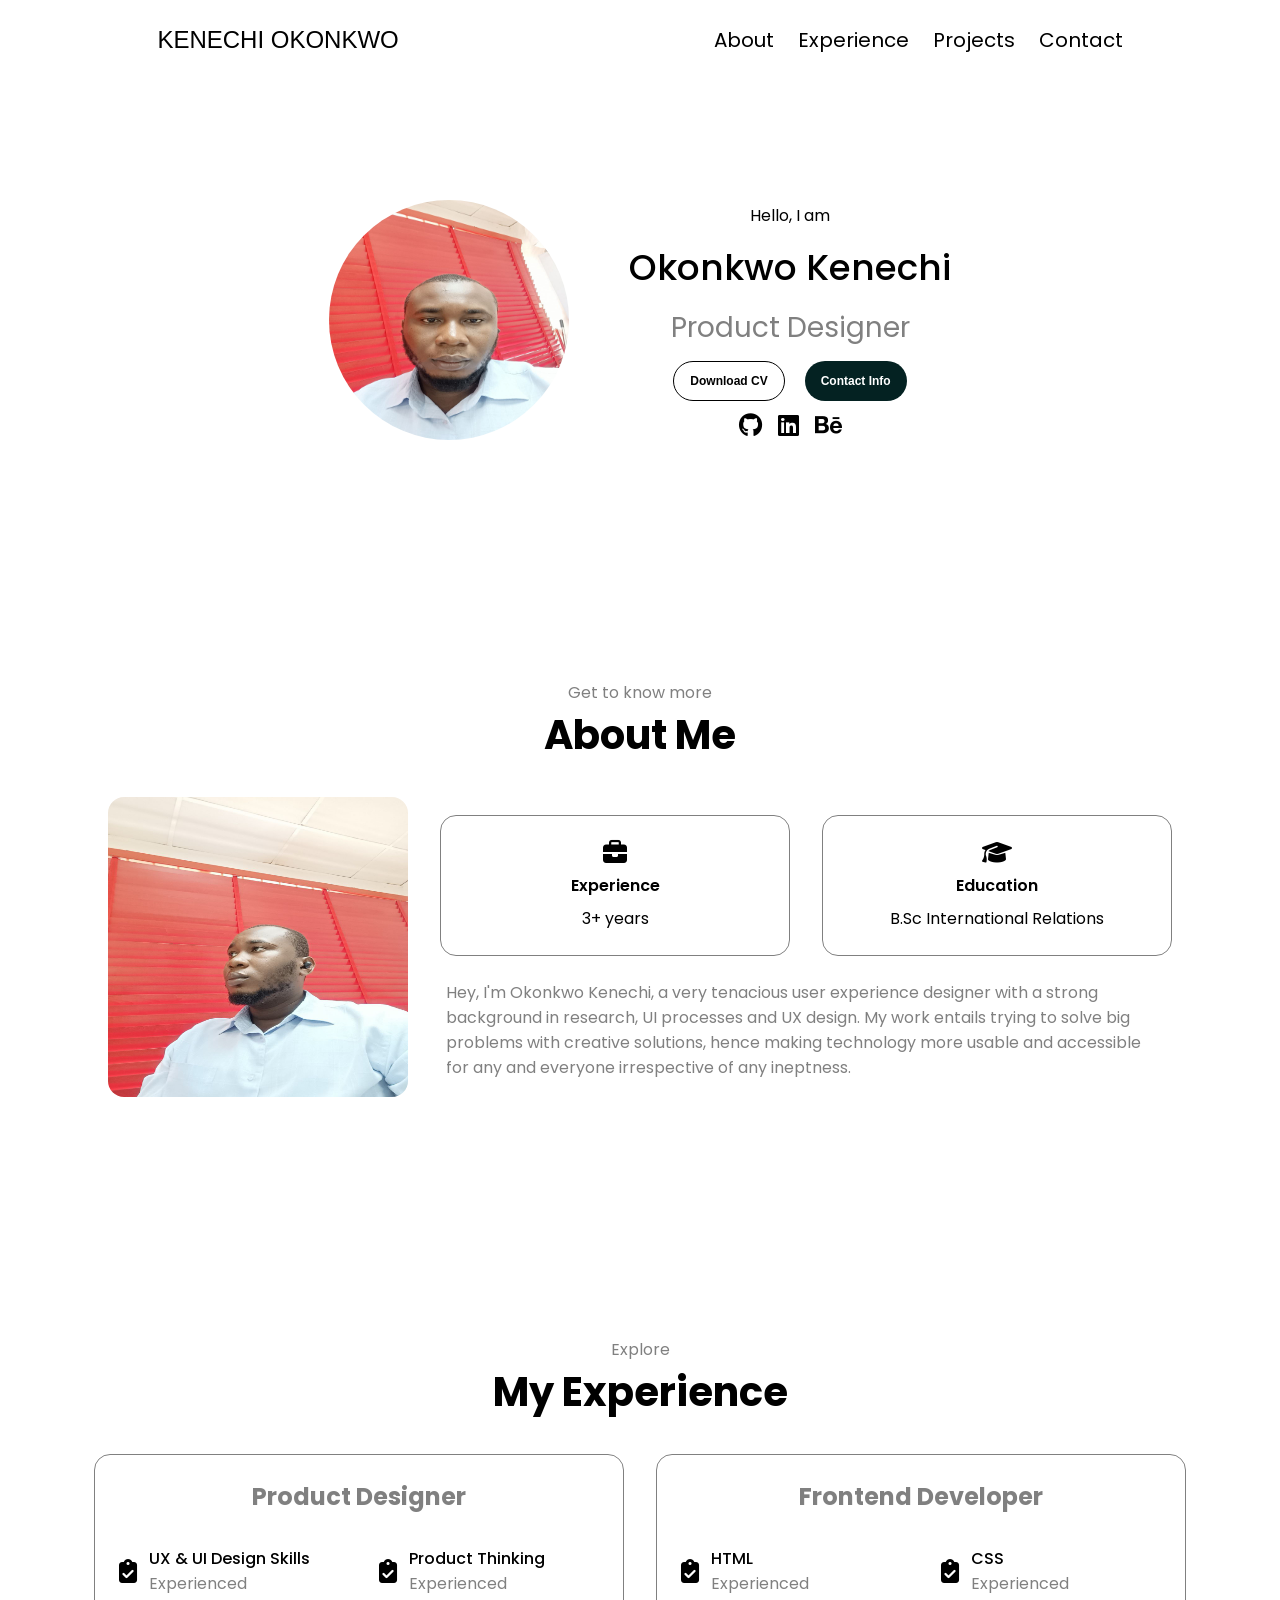
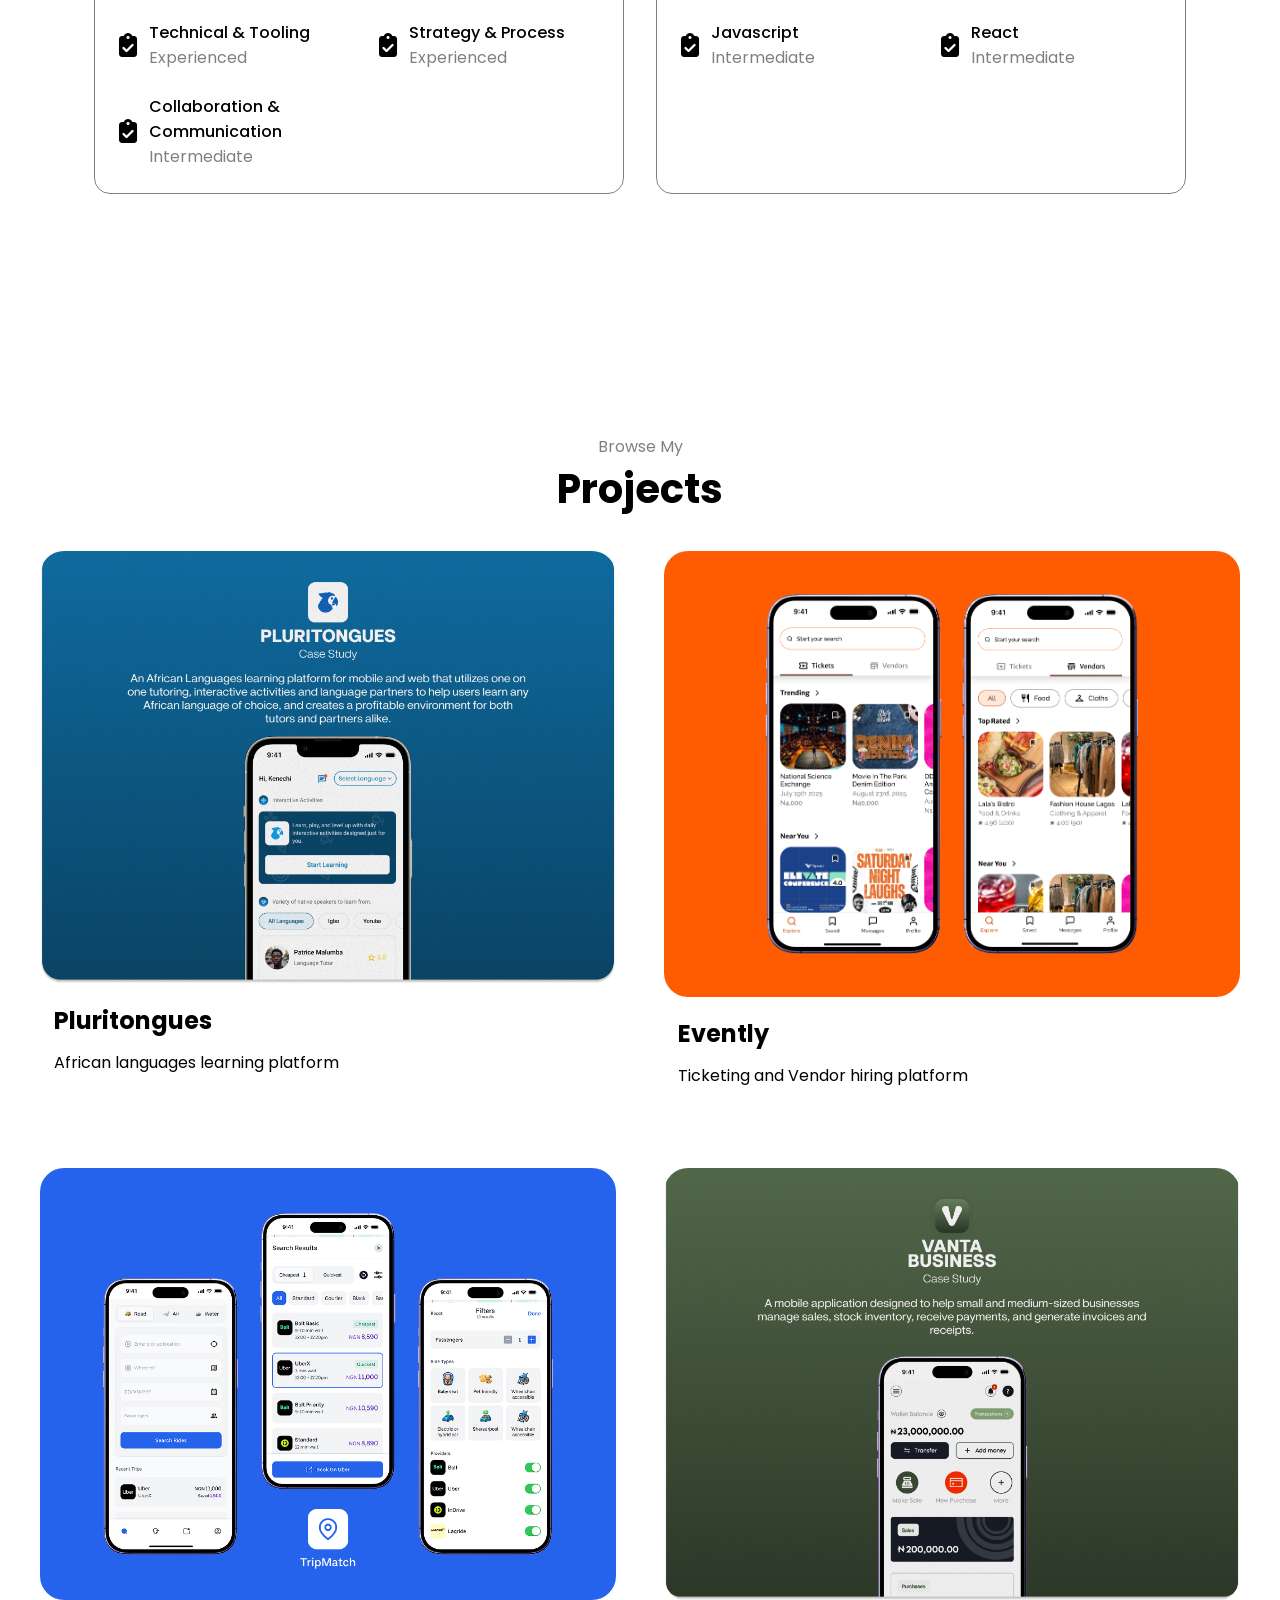
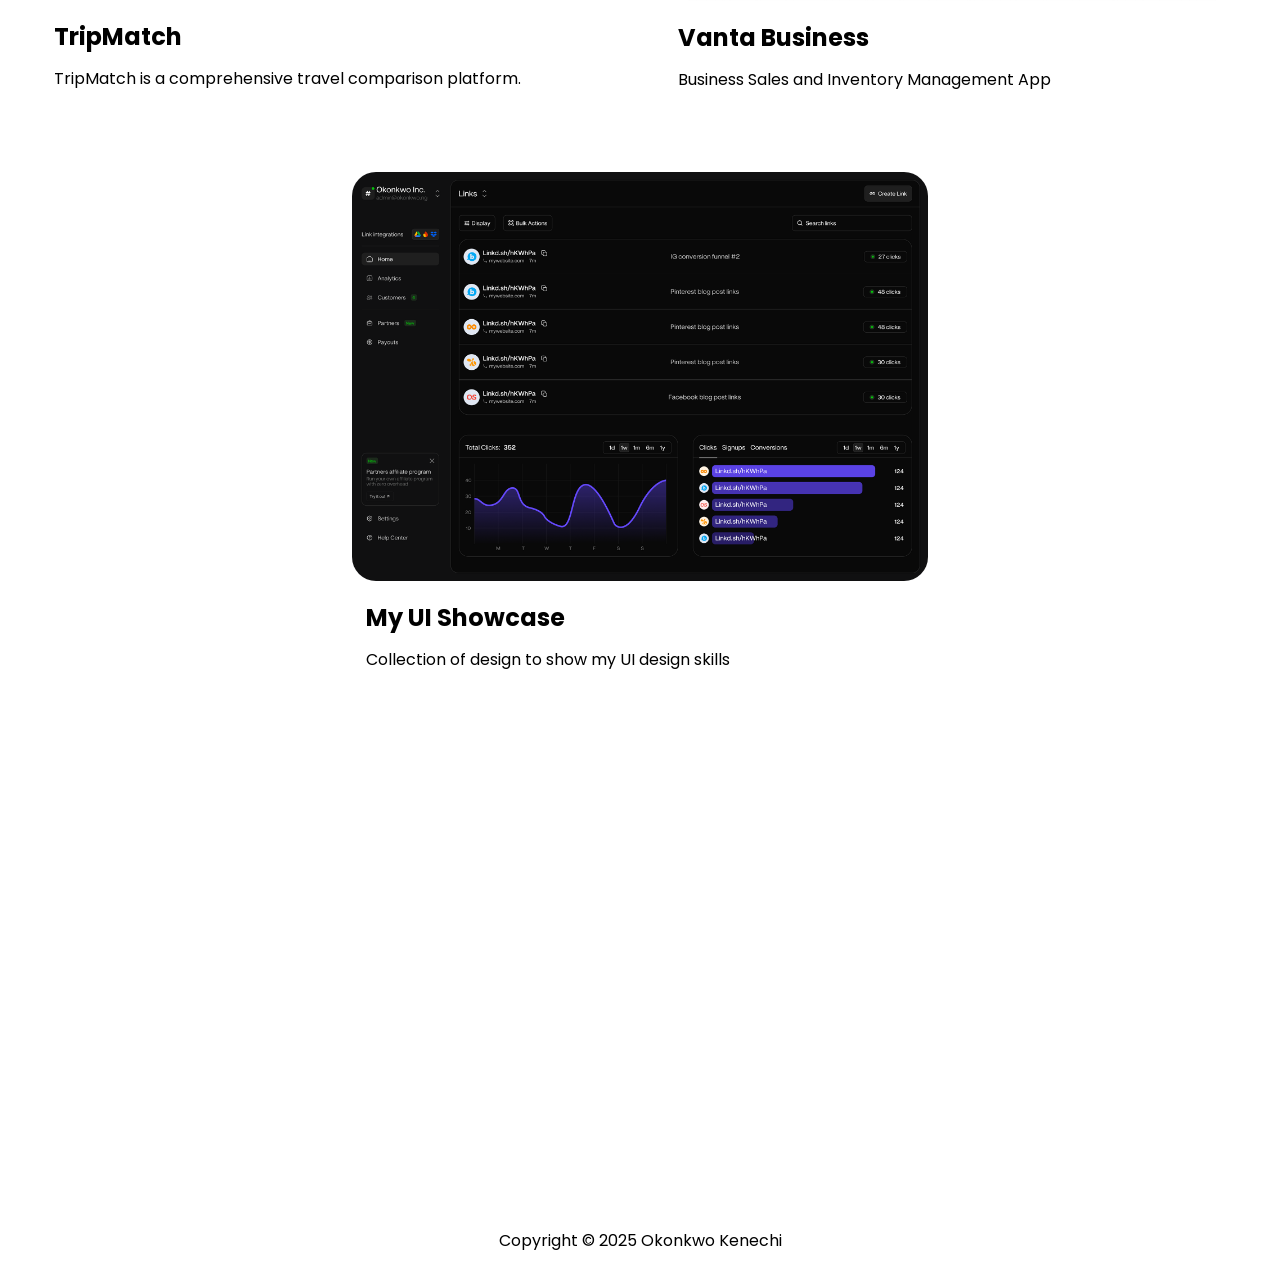
<file: index.html>
<!DOCTYPE html>
<html>
<head>

  <!-- Google tag (gtag.js) -->
<script async src="https://www.googletagmanager.com/gtag/js?id=G-H9P99QHLWY"></script>
<script>
  window.dataLayer = window.dataLayer || [];
  function gtag(){dataLayer.push(arguments);}
  gtag('js', new Date());

  gtag('config', 'G-H9P99QHLWY');
</script>

  <meta charset="UTF-8"/>
  <meta name="viewport" content="width=device-width, initial-scale=1.0">
  <title>Okonkwo Kenechi</title>

    <link rel="stylesheet" href="header.css">
    <link rel="stylesheet" href="body.css">
    <link rel="stylesheet" href="footer.css">
    <link rel="stylesheet" href="mediaquery.css">
    <link rel="stylesheet" href="bottomsheet.css">

    <link rel="stylesheet" href="https://cdnjs.cloudflare.com/ajax/libs/font-awesome/6.7.2/css/all.min.css" 
  integrity="sha512-Evv84Mr4kqVGRNSgIGL/F/aIDqQb7xQ2vcrdIwxfjThSH8CSR7PBEakCr51Ck+w+/U6swU2Im1vVX0SVk9ABhg==" 
  crossorigin="anonymous" referrerpolicy="no-referrer"/>

  <link rel="preconnect" href="https://fonts.googleapis.com">
<link rel="preconnect" href="https://fonts.gstatic.com" crossorigin>
<link href="https://fonts.googleapis.com/css2?family=EB+Garamond:ital,wght@0,400..800;1,400..800&family=Open+Sans:
            ital,wght@0,300..800;1,300..800&family=Poppins:ital,wght@0,100;0,200;0,300;0,400;0,500;0,600;0,700;0,800;0,900;1,
            100;1,200;1,300;1,400;1,500;1,600;1,700;1,800;1,900&family=Roboto:ital,wght@0,100..900;1,100..900&display=swap" rel="stylesheet">

            <link rel="preconnect" href="https://fonts.googleapis.com">
            <link rel="preconnect" href="https://fonts.gstatic.com" crossorigin>
            <link href="https://fonts.googleapis.com/css2?family=EB+Garamond:ital,wght@0,400..800;1,400..800&family=Poppins:ital,wght@0,100;0,200;0,300;0,400;0,500;0,600;0,700;0,800;0,900;1,100;1,200;1,300;1,400;1,500;1,600;1,700;1,800;1,900&family=Roboto:ital,wght@0,100..900;1,100..900&display=swap" rel="stylesheet">
            
            <link rel="preconnect" href="https://fonts.googleapis.com">
            <link rel="preconnect" href="https://fonts.gstatic.com" crossorigin>
            <link href="https://fonts.googleapis.com/css2?family=EB+Garamond:ital,wght@0,400..800;1,400..800&family=Poppins:ital,wght@0,100;0,200;0,300;0,400;0,500;0,600;0,700;0,800;0,900;1,100;1,200;1,300;1,400;1,500;1,600;1,700;1,800;1,900&family=Roboto:ital,wght@0,100..900;1,100..900&display=swap" rel="stylesheet">

            
</head>
<body>
  <div class="sheet-frame" id="sheet-frame">
    <div class="close-btn-frame"> 
                 <div id="close-btn">
                  <i class="fa-solid fa-circle-xmark fa-xl" style="color: red;"></i>
                 </div> 
            </div>
        <div class="pluritongues-content">
            <div class="showcase">
              <img src="assets/img/PT/PTCoverPage.png" loading="lazy">
              <img src="assets/img/PT/PTCoverPage.png" loading="lazy">
            </div>
        </div>
        <div class="evently-content">
            <div class="showcase">
              <img src="assets/img/Ticketing.jpg" loading="lazy">
            </div>
        </div>
        <div class="tripmatch-content">
            <div class="showcase">
              <img src="assets/img/TripMatch/TripMatch.jpg" loading="lazy">
            </div>
        </div>
        <div class="vanta-content">
            <div class="showcase">
              <img src="assets/img/VantaBusiness/VantaCoverPage.png" loading="lazy">
              <img src="assets/img/VantaBusiness/theChallenge.png" loading="lazy">
              <img src="assets/img/VantaBusiness/ProductObjective.png" loading="lazy">
              <img src="assets/img/VantaBusiness/DesignProcess.png" loading="lazy">
              <img src="assets/img/VantaBusiness/ProductFeature.png" loading="lazy">
              
            </div>
        </div>
        <div class="uishowcase-content">
            <div class="showcase">
              <img src="assets/img/Dashboard.png" loading="lazy">
              <img src="assets/img/Dashboard Two.png" loading="lazy">
            </div>
        </div>
      </div>
  <nav class="desktop-nav">
     <div class="logo">KENECHI OKONKWO</div>
     <nav class="nav">
        <ul>
          <li><a href="#about">About</a></li>
          <li><a href="#experience">Experience</a></li>
          <li><a href="#projects">Projects</a></li>
          <li><a href="#contact">Contact</a></li>
        </ul>
     </nav>
    </nav>
  <nav class="mobile-nav">
     <div class="logo">KENECHI OKONKWO</div>
        <div class="hambuger-menu">
            <div class="hambuger-icon" onclick="toggleMenu()">
               <span></span>
               <span></span>
               <span></span>
            </div>
            <div class="menu-links">
                <li><a href="#about"  onclick="toggleMenu()">About</a></li>
                <li><a href="#experience"  onclick="toggleMenu()">Experience</a></li>
                <li><a href="#projects"  onclick="toggleMenu()">Projects</a></li>
                <li><a href="#contact"  onclick="toggleMenu()">Contact</a></li>
            </div>
        </div>
      </nav>
  <section class="hero">
        <div class="pp-frame">
          <img src="assets/img/kene profile.jpg">
        </div>
        <div class="hero-text">
          <b2>Hello, I am</b2>
          <h1 class="name">Okonkwo Kenechi</h1>
          <h1 class="job-role">Product Designer</h1>
              <div class="buttons">
                  <button class="bt1">Download CV</button>
                  <button class="bt2">Contact Info</button>
              </div>
              <div class="social-icons">
                <div onclick="gitHub()"><i class="fa-brands fa-github fa-xl"></i></div>
                <div onclick="linkedIn()"><i class="fa-brands fa-linkedin fa-xl"></i></div> 
                <dib onclick="beHance()"><i class="fa-brands fa-behance fa-xl"></i></dib> 
            </div>
        </div>
  </section>
  <section id="about" class="about">
        <div class="about-tittle">
              <b2 class="smallcase">Get to know more</b2>
              <h1>About Me</h1>
        </div>
        <div class="about-body">
          <div class="about-img">
            <img src="assets/img/Kene-side.jpg">
          </div>
          <div class="about-content">
              <div class="expedu">
                  <div class="experience">
                     <div><i class="fa-solid fa-briefcase fa-xl"></i></div>
                     <div><b1>Experience</b1></div> 
                     <div><b2>3+ years</b2></div>
                     

                  </div>
                  <div class="education">
                      <div><i class="fa-solid fa-graduation-cap fa-xl"></i></div>
                      <div><b1>Education</b1></div> 
                      <div><b2>B.Sc International Relations</b2></div>
                  </div>
              </div>
              <div class="about-text">
                  <p>
                    Hey, I'm Okonkwo Kenechi, a very tenacious user experience designer with a strong background in research, 
                    UI processes and UX design. My work entails trying to solve big problems with creative solutions, hence 
                    making technology more usable and accessible for any and everyone irrespective of any ineptness.
                  </p>
              </div>
          </div>
        </div>

  </section>
  <section id="experience" class="myexperience">
          <div class="about-tittle">
              <b2 class="smallcase">Explore</b2>
              <h1>My Experience</h1>
          </div>
          <div class="exp-body">
              <div class="product-exp">
                <div class="skill-tittle">
                  <h1>Product Designer</h1>
                </div>
                <div class="skill-frame">
                <div class="skill">
                  <div><i class="fa-solid fa-clipboard-check fa-xl"></i></div>
                      <div class="skill-name">
                        <h4>UX & UI Design Skills</h4>
                        <b1>Experienced</b1>
                      </div>
                </div>
                <div class="skill">
                  <div><i class="fa-solid fa-clipboard-check fa-xl"></i></div>
                      <div class="skill-name">
                        <h4>Product Thinking</h4>
                        <b1>Experienced</b1>
                      </div>
                </div>
                <div class="skill">
                  <div><i class="fa-solid fa-clipboard-check fa-xl"></i></div>
                      <div class="skill-name">
                        <h4>Technical & Tooling</h4>
                        <b1>Experienced</b1>
                      </div>
                </div>
                <div class="skill">
                  <div><i class="fa-solid fa-clipboard-check fa-xl"></i></div>
                      <div class="skill-name">
                        <h4>Strategy & Process</h4>
                        <b1>Experienced</b1>
                      </div>
                </div>
                 <div class="skill">
                  <div><i class="fa-solid fa-clipboard-check fa-xl"></i></div>
                      <div class="skill-name">
                        <h4>Collaboration & Communication</h4>
                        <b1>Intermediate</b1>
                      </div>
                </div>
                </div>
              </div>
              <div class="frontend-exp">
                   <div class="skill-tittle">
                  <h1>Frontend Developer</h1>
                </div>
                <div class="skill-frame">
                <div class="skill">
                  <div><i class="fa-solid fa-clipboard-check fa-xl"></i></div>
                      <div class="skill-name">
                        <h4>HTML</h4>
                        <b1>Experienced</b1>
                      </div>
                </div>
                <div class="skill">
                  <div><i class="fa-solid fa-clipboard-check fa-xl"></i></div>
                      <div class="skill-name">
                        <h4>CSS</h4>
                        <b1>Experienced</b1>
                      </div>
                </div>
                <div class="skill">
                  <div><i class="fa-solid fa-clipboard-check fa-xl"></i></div>
                      <div class="skill-name">
                        <h4>Javascript</h4>
                        <b1>Intermediate</b1>
                      </div>
                </div>
                <div class="skill">
                  <div><i class="fa-solid fa-clipboard-check fa-xl"></i></div>
                      <div class="skill-name">
                        <h4>React</h4>
                        <b1>Intermediate</b1>
                      </div>
                </div>  
              </div>
          </div>
  </section>
  <section id="projects" class="projects">
       <div class="about-tittle">
              <b2 class="smallcase">Browse My</b2>
              <h1>Projects</h1>
          </div> 
        <div class="project-body">

              <div class="project" id="pluritongues">

                  <div class="project-img">
                    <img src="assets/img/PT/PTCoverPage.png" loading="lazy">
                  </div>
                  <div class="project-details">
                      <div class="project-tittle">
                          <h1>Pluritongues</h1>
                      </div>
                      <div class="project-intro">
                          <b1>African languages learning platform</b1>
                      </div>
                      <div class="project-buttons">
                        <button class="project-pri-button">
                            View
                        </button>
                      </div>
                  </div>
                
              </div>
               <div class="project" id="evently">
                  <div class="project-img">
                    <img src="assets/img/Ticketing.jpg" loading="lazy">
                  </div>
                  <div class="project-details">
                      <div class="project-tittle">
                          <h1>Evently</h1>
                      </div>
                      <div class="project-intro">
                          <b1>Ticketing and Vendor hiring platform</b1>
                      </div>
                      <div class="project-buttons">
                        <button class="project-pri-button">
                            View
                        </button>
                      </div>
                  </div>
                
              </div>
              <div class="project" id="tripmatch">
                  <div class="project-img">
                    <img src="assets/img/TripMatch/TripMatch.jpg" loading="lazy">
                  </div>
                  <div class="project-details">
                      <div class="project-tittle">
                          <h1>TripMatch</h1>
                      </div>
                      <div class="project-intro">
                          <b1>TripMatch is a comprehensive travel comparison platform.</b1>
                      </div>
                      <div class="project-buttons">
                        <button class="project-pri-button">
                            View
                        </button>
                      </div>
                  </div>
                
              </div>
               <div class="project" id="vanta">
                  <div class="project-img">
                    <img src="assets/img/VantaBusiness/VantaCoverPage.png" loading="lazy">
                  </div>
                  <div class="project-details">
                      <div class="project-tittle">
                          <h1>Vanta Business</h1>
                      </div>
                      <div class="project-intro">
                          <b1> Business Sales and Inventory Management App</b1>
                      </div>
                      <div class="project-buttons">
                        <button class="project-pri-button">
                            View
                        </button>
                      </div>
                  </div>
                
              </div>
              <div class="project" id="Uishowcase">
                  <div class="project-img">
                    <img src="assets/img/Dashboard.png" loading="lazy">
                  </div>
                  <div class="project-details">
                      <div class="project-tittle">
                          <h1>My UI Showcase</h1>
                      </div>
                      <div class="project-intro">
                          <b1> Collection of design to show my UI design skills</b1>
                      </div>
                      <div class="project-buttons">
                        <button class="project-pri-button">
                            View
                        </button>
                      </div>
                  </div>
                
              </div>
        </div>
  </section>
  <section id="contact" class="contact">
      <div class="about-tittle">
              <b2 class="smallcase">Get In Touch</b2>
              <h1>Contact</h1>
          </div> 
          <div class="email-frame">
                <div><i class="fa-solid fa-envelope fa-xl"></i></div>
                <b1>okonkwokenee@gmail.com</b1>
          </div>
  </section>
  <footer class="footer">
      <div class="footer-frame">
        <p>Copyright &#169; 2025 Okonkwo Kenechi</p>
      </div>
  </footer>
  <div class="overlay"></div>
</body>
 <script src="script.js" defer></script> 

</html>
</file>
<file: header.css>
/* ── Shared nav base ─────────────────────────────────────────── */
nav {
  height: 80px;
  display: flex;
  flex-direction: row;
  align-items: center;
  justify-content: space-around;
}

.logo {
  font-family: Arial, "Helvetica Neue", Helvetica, sans-serif;
  font-size: 24px;
  font-weight: 500;
  color: black;
}

/* ── Desktop nav ─────────────────────────────────────────────── */
.mobile-nav { display: none; }

.nav {
  display: flex;
  flex-direction: row;
  flex-grow: inherit;
}

.nav ul {
  display: flex;
  flex-direction: row;
  padding: 0;
  gap: 24px;
}

.nav ul li {
  list-style: none;
  display: flex;
}

.nav ul li a {
  font-family: Poppins;
  font-size: 20px;
  color: black;
  text-decoration: none;
  cursor: pointer;
}

.nav ul li a:hover {
  color: rgb(161, 189, 251);
  text-decoration: underline;
  text-underline-offset: 12px;
}

/* ── Hamburger icon ──────────────────────────────────────────── */
.hambuger-menu {
  position: relative;
  display: inline-block;
}

.hambuger-icon {
  display: flex;
  flex-direction: column;
  justify-content: space-between;
  width: 30px;
  height: 24px;
  cursor: pointer;
  position: relative;
  z-index: 700;
}

.hambuger-icon span {
  width: 100%;
  height: 2px;
  background-color: black;
  transition: all 0.3s ease-in-out;
}

/* Animates the icon into an X when open */
.hambuger-icon.open span:first-child  { transform: rotate(45deg) translate(10px, 5px); }
.hambuger-icon.open span:nth-child(2) { opacity: 0; }
.hambuger-icon.open span:last-child   { transform: rotate(-45deg) translate(10px, -5px); }

.hambuger-icon span:first-child  { transform: none; }
.hambuger-icon span:nth-child(2) { opacity: 1; }
.hambuger-icon span:last-child   { transform: none; }

/* ── Mobile full-page nav overlay ────────────────────────────── */
.menu-links {
  position: fixed;
  inset: 0;
  width: 100vw;
  height: 100vh;
  background-color: white;
  display: flex;
  flex-direction: column;
  justify-content: center;
  padding: 0 40px;
  box-sizing: border-box;
  transform: translateX(-100%);
  transition: transform 0.35s ease-in-out;
  z-index: 600;
}

.menu-links.open {
  transform: translateX(0);
}

.menu-links li {
  list-style: none;
  padding: 12px 0;
  border-bottom: 1px solid #f0f0f0;
}

.menu-links li:last-child {
  border-bottom: none;
}

.menu-links a {
  font-family: Poppins;
  font-size: 28px;
  font-weight: 500;
  color: black;
  text-decoration: none;
  display: block;
  transition: color 0.2s ease;
}

.menu-links a:hover {
  color: rgb(161, 189, 251);
}
</file>
<file: body.css>
html,body{
  margin: 0px;
  padding: 0px;
  font-family: poppins;
  scroll-behavior: smooth;
}

body.noscroll {
  overflow-y: hidden;
}

div{
  padding: 0px;
  margin: 0px;
}

p{
  padding: 0px;
  margin: 0px;
}

h1{
  margin: 0px;
  width: 100%;
}

h4, 
h3,
h2{
   margin: 0px;
  width: 100%;
  font-weight: 500;
}

.hero{
  display: flex;
  flex-direction: row;
  flex-wrap: wrap;
  flex: 1, 1;
  gap: 60px;
  justify-content: center;
  align-items: center;
  height: fit-content;
  padding: 120px 0px;
}


.pp-frame{
  width: 240px;
  height: 240px;
  border-radius: 50%;
  overflow: hidden;
}

.pp-frame img{
  width: 100%;
  height: 100%;
}

.hero-text{
  display: flex;
  flex-direction: column;
  align-items: center;
  gap: 12px;
}

.hero-text h1{
  margin: 0px;
}

.name{
  font-size: 36px;
  font-weight: 500;
}

.job-role{
  color: grey;
  font-size: 28px;
  font-weight: 400;
  text-align: center;
}

.buttons{
  display: flex;
  flex-direction: row;
  gap: 20px;
}

.bt1{
  color: black;
  padding: 12px 16px;
  background-color: white;
  border-color: black;
  border-width: 1.5px;
  border-radius: 24px;
  border-style: solid;
  font-size: 12px;
  font-weight: 600;
}

.bt2{
  color: white;
  padding: 13px 16px;
  background-color: rgb(4, 34, 34);
  border-radius: 24px;
  border-style: none;
  font-size: 12px;
  font-weight: 600;
}

.social-icons{
  display: flex;
  flex-direction: row;
  align-items: center;
  justify-content: center;
  gap: 16px;
  cursor: pointer;
}

.about,
.myexperience,
.projects,
.contact{
  display: flex;
  flex-direction: column;
  gap: 32px;
  justify-content: center;
  align-items: center;
  height: fit-content;
  padding: 120px 0px;
}

.about-tittle{
  display: flex;
  flex-direction: column;
  align-items: center;
  column-gap: 4px;
}

.about-tittle h1{
  font-size: 40px;
}

.about-tittle b2{
  color: grey;
}

.about-body{
  display: flex;
  flex-direction: row;
  flex-wrap: wrap;
  align-items: center;
  justify-content: center;
  gap: 32px;
}

.about-img{
  width: 300px;
  height: 300px;
  border-radius: 16px;
  overflow: hidden;
}

.about-img img{
  width: 100%;
  height: 100%;
}

.about-content{
  display: flex;
  flex-direction: column;
  width: fit-content;
  gap: 24px;
  align-items: center;
}

.expedu{
  display: flex;
  flex-direction: row;
  flex-wrap: wrap;
  gap: 32px;
  align-items: center;
  justify-content: center;
}

.experience,
.education
{
  display: flex;
  flex-direction: column;
  align-items: center;
  justify-content: space-between;
  gap: 8px;
  width:300px;
  padding: 24px 24px;
  border-style: solid;
  border-width: 1.5px;
  border-radius: 16px;
  border-color: grey;
}

.about-text{
  display: flex;
  width: 720px;
  color: grey;
}

.expedu b1{
  font-weight: 600;
  margin-top: 6px;
}

.exp-body{
  display: flex;
  flex-direction: row;
  flex-wrap: wrap;
  align-items: top;
  justify-content: center;
  width: 100%;
  gap: 32px;
}

.product-exp,
.frontend-exp{
  display: flex;
  flex-direction: column;
  align-items: center;
  justify-content: top;
  gap: 32px;
  width: 480px;
  border-style: solid;
  border-width: 1.5px;
  border-radius: 16px;
  border-color: grey;
  padding: 24px 24px;
}

.skill-frame{
  display: flex;
  flex-direction: row;
  flex-wrap: wrap;
  flex: 1, 1;
  gap: 24px;
  align-items: center;
  justify-content: space-between;
}

.skill{
  display: flex;
  flex-direction: row;
  gap: 12px;
  width: 220px;
  align-items: center;
}

.skill b1{
  color: grey;
}

.skill-tittle h1{
  color: grey;
}

.project-body{
  display: flex;
  flex-direction: row;
  flex-wrap: wrap;
  row-gap: 80px;
  column-gap: 48px;
  max-width: 1200px;
  padding: 0 40px;
  justify-content: center;
  align-items: flex-start;
}

.project{
  display: flex;
  flex-direction: column;
  align-items: center;
  justify-content: center;
  width: calc(50% - 24px);
  height: fit-content;
  border-radius: 16px;
  gap: 12px;
  transition: transform 0.3s ease-in-out;
}

.project-img{
  width: 100%;
  height: 100%;
  border-radius: 24px;
}

.project:hover{
  transform: scale(1.05);
  cursor: pointer;
  z-index: 2;
}

.project-img img{
  width: 100%;
  height: 100%;
  object-fit: cover;
  border-radius: 24px;
}

.project-details{
  display: flex;
  flex-direction: column;
  align-items: left;
  gap: 12px;
  width: 95%;
}

.project-buttons{
  display: none;
  flex-direction: row;
  width: 100%;
  justify-content: right;
}

.project-pri-button{
  display: none;
  padding: 16px 48px;
  background-color: rgb(119, 119, 232);
  color: white;
  border: solid;
  border-color: rgb(119, 119, 232);
  border-width: 1px;
  border-radius: 32px;
  font-size: medium;
}


.email-frame{
  display: flex;
  flex-direction: row;
  align-items: center;
  gap: 12px;
  border-style: solid;
  border-color: rgb(98, 97, 97);
  border-radius: 16px;
  border-width: 1.5px;
  padding: 16px 48px;
  background-color: rgb(247, 242, 242);
  cursor: pointer;
}

.overlay{
  position: fixed;
  inset: 0;
  background: rgba(0, 0, 0, 0.3);
  z-index: 900;
  display: none;
}

.overlay.active{
  display: block;
}

/* ── Hero entrance (fires on page load) ──────────────────────── */
@keyframes heroScale {
  from { opacity: 0; transform: scale(0.82); }
  to   { opacity: 1; transform: scale(1); }
}

@keyframes heroFadeUp {
  from { opacity: 0; transform: translateY(28px); }
  to   { opacity: 1; transform: translateY(0); }
}

.pp-frame {
  animation: heroScale 0.85s cubic-bezier(0.34, 1.56, 0.64, 1) both;
}

.hero-text {
  animation: heroFadeUp 0.8s ease 0.28s both;
}

/* ── Scroll reveal (triggered by JS adding .visible) ─────────── */
@keyframes revealUp {
  from { opacity: 0; transform: translateY(52px); }
  to   { opacity: 1; transform: translateY(0); }
}

@keyframes revealLeft {
  from { opacity: 0; transform: translateX(-60px); }
  to   { opacity: 1; transform: translateX(0); }
}

@keyframes revealRight {
  from { opacity: 0; transform: translateX(60px); }
  to   { opacity: 1; transform: translateX(0); }
}

.reveal { opacity: 0; }

.reveal.visible.from-bottom { animation: revealUp    0.65s ease forwards; }
.reveal.visible.from-left   { animation: revealLeft  0.65s ease forwards; }
.reveal.visible.from-right  { animation: revealRight 0.65s ease forwards; }
</file>
<file: footer.css>
.footer{
  display: flex;
  align-items: center;
  width: 100%;
  justify-content: center;
  padding: 20px 0px;
}
</file>
<file: mediaquery.css>
@media (max-width: 768px) {

  /* ── Navigation ──────────────────────────────────────────────── */
  .desktop-nav { display: none; }
  .mobile-nav  { display: flex; }
  .menu-links  { display: flex; }

  /* ── All sections ────────────────────────────────────────────── */
  .hero,
  .about,
  .myexperience,
  .projects,
  .contact {
    padding: 60px 24px;
    box-sizing: border-box;
  }

  .hero {
    flex-direction: column;
  }

  /* ── Hero text ───────────────────────────────────────────────── */
  .name     { font-size: 28px; }
  .job-role { font-size: 22px; }

  /* ── About ───────────────────────────────────────────────────── */
  .about-img  { width: 220px; height: 220px; }
  .about-text { width: 100%; }

  /* ── Experience ──────────────────────────────────────────────── */
  .experience,
  .education,
  .product-exp,
  .frontend-exp {
    width: 100%;
    box-sizing: border-box;
  }

  /* ── Projects ────────────────────────────────────────────────── */
  .project-body { padding: 0; }
  .project      { width: 100%; }

  /* ── Contact ─────────────────────────────────────────────────── */
  .email-frame {
    width: 100%;
    padding: 16px 24px;
    box-sizing: border-box;
  }
}
</file>
<file: bottomsheet.css>
/* ── Sheet panel (slides in from the right) ──────────────────── */
.sheet-frame {
  position: fixed;
  top: 0;
  right: 0;
  bottom: 0;
  width: 100vw;
  height: 100vh;
  display: flex;
  flex-direction: column;
  align-items: center;
  background: #fff;
  box-sizing: border-box;
  transform: translateX(200%);
  transition: transform 0.3s ease-in-out;
  scroll-behavior: smooth;
}

.sheet-frame.active {
  transform: translateX(0);
  overflow-y: scroll;
  overflow-x: hidden;
  z-index: 1000;
}

/* ── Close button (sticks to the top as sheet scrolls) ───────── */
.close-btn-frame {
  position: sticky;
  top: 0;
  left: 0;
  right: 0;
  width: 100%;
  display: flex;
  justify-content: flex-end;
  padding: 24px 12px;
  box-sizing: border-box;
  cursor: pointer;
  z-index: 200;
}

/* ── Project content panels (all share the same layout) ─────── */
.pluritongues-content,
.evently-content,
.tripmatch-content,
.vanta-content,
.uishowcase-content {
  display: flex;
  flex-direction: column;
  align-items: center;
  width: 100%;
  height: 100%;
  box-sizing: border-box;
}

/* ── Image showcase inside each panel ────────────────────────── */
.showcase {
  display: flex;
  flex-direction: column;
  align-items: center;
  justify-content: center;
  gap: 24px;
  width: 100%;
  max-width: 1024px;
  box-sizing: border-box;
}

.showcase img {
  width: 100%;
  height: auto;
}
</file>
